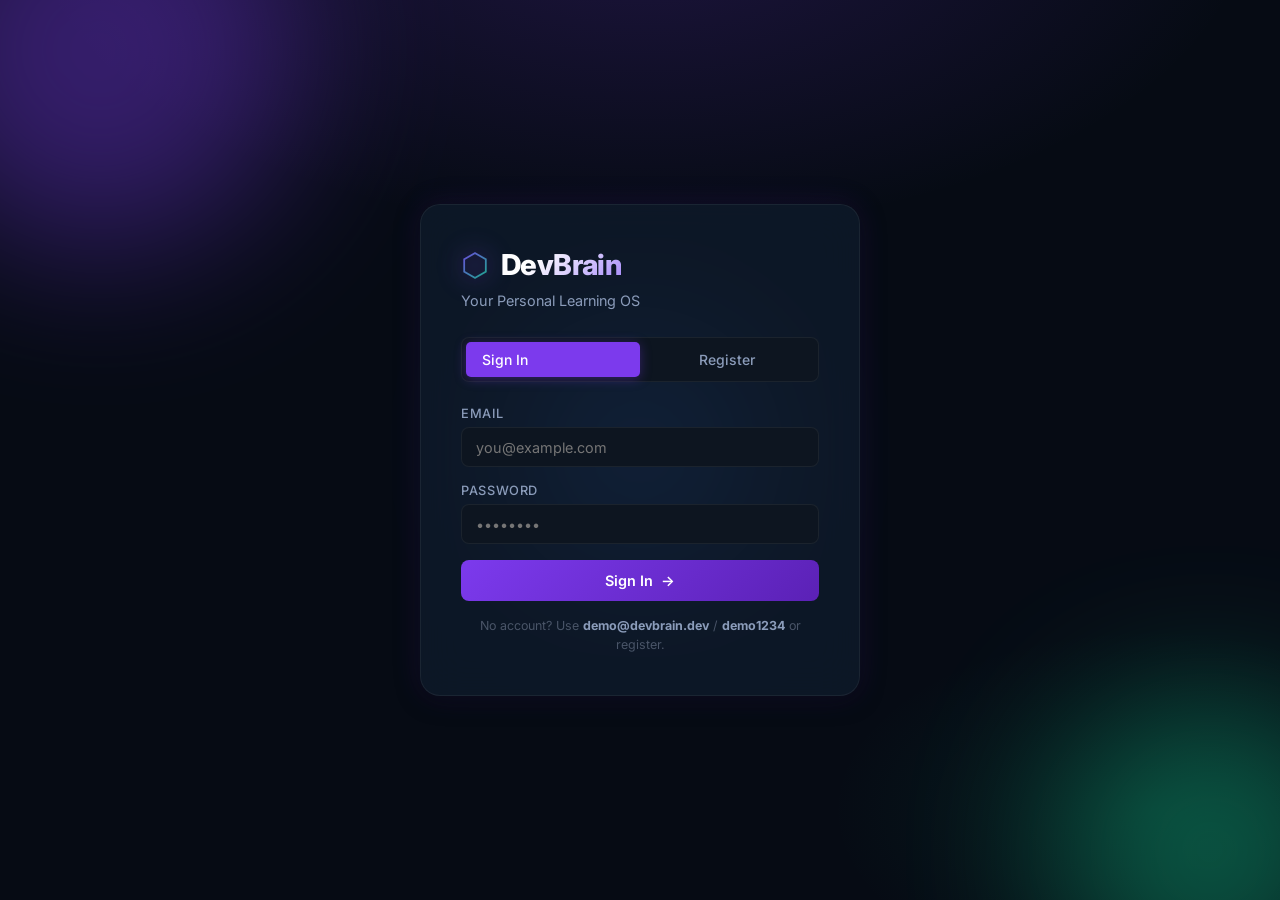
<file: frontend/index.html>
<!DOCTYPE html>
<html lang="en">

<head>
  <meta charset="UTF-8" />
  <meta name="viewport" content="width=device-width, initial-scale=1.0" />
  <title>DevBrain — Personal Learning OS for Developers</title>
  <meta name="description"
    content="DevBrain is your personal learning operating system. Automatically track everything you learn across GitHub, YouTube, blogs and docs — and turn it into a real skill graph." />
  <link rel="preconnect" href="https://fonts.googleapis.com" />
  <link rel="preconnect" href="https://fonts.gstatic.com" crossorigin />
  <link
    href="https://fonts.googleapis.com/css2?family=Inter:wght@300;400;500;600;700;800;900&family=JetBrains+Mono:wght@400;500&display=swap"
    rel="stylesheet" />
  <link rel="stylesheet" href="dashboard.css" />
</head>

<body>
  <!-- Auth Screen -->
  <div id="auth-screen" class="auth-screen">
    <div class="auth-bg">
      <div class="auth-orb auth-orb-1"></div>
      <div class="auth-orb auth-orb-2"></div>
      <div class="auth-orb auth-orb-3"></div>
    </div>
    <div class="auth-container">
      <div class="auth-logo">
        <span class="logo-icon">⬡</span>
        <span class="logo-text">DevBrain</span>
      </div>
      <p class="auth-tagline">Your Personal Learning OS</p>
      <div class="auth-tabs">
        <button class="auth-tab active" id="tab-login" onclick="switchTab('login')">Sign In</button>
        <button class="auth-tab" id="tab-register" onclick="switchTab('register')">Register</button>
      </div>

      <!-- Login Form -->
      <form id="login-form" class="auth-form" onsubmit="handleLogin(event)">
        <div class="form-group">
          <label>Email</label>
          <input type="email" id="login-email" placeholder="you@example.com" required autocomplete="email" />
        </div>
        <div class="form-group">
          <label>Password</label>
          <input type="password" id="login-password" placeholder="••••••••" required autocomplete="current-password" />
        </div>
        <div id="login-error" class="form-error hidden"></div>
        <button type="submit" class="btn-primary btn-full" id="login-btn">
          <span>Sign In</span>
          <span class="btn-arrow">→</span>
        </button>
        <p class="auth-demo-hint">
          No account? Use <strong>demo@devbrain.dev</strong> / <strong>demo1234</strong> or register.
        </p>
      </form>

      <!-- Register Form -->
      <form id="register-form" class="auth-form hidden" onsubmit="handleRegister(event)">
        <div class="form-row">
          <div class="form-group">
            <label>Username</label>
            <input type="text" id="reg-username" placeholder="johndoe" required minlength="3" />
          </div>
          <div class="form-group">
            <label>Full Name</label>
            <input type="text" id="reg-fullname" placeholder="John Doe" />
          </div>
        </div>
        <div class="form-group">
          <label>Email</label>
          <input type="email" id="reg-email" placeholder="you@example.com" required />
        </div>
        <div class="form-group">
          <label>Password</label>
          <input type="password" id="reg-password" placeholder="min. 8 characters" required minlength="8" />
        </div>
        <div id="reg-error" class="form-error hidden"></div>
        <button type="submit" class="btn-primary btn-full" id="reg-btn">
          <span>Create Account</span>
          <span class="btn-arrow">→</span>
        </button>
      </form>
    </div>
  </div>

  <!-- Dashboard -->
  <div id="dashboard" class="dashboard hidden">
    <!-- Sidebar -->
    <aside class="sidebar" id="sidebar">
      <div class="sidebar-logo">
        <span class="logo-icon">⬡</span>
        <span class="logo-text sidebar-logo-text">DevBrain</span>
      </div>

      <nav class="sidebar-nav">
        <a href="#" class="nav-item active" id="nav-overview" onclick="showSection('overview', this)">
          <span class="nav-icon">⊹</span>
          <span class="nav-label">Overview</span>
        </a>
        <a href="#" class="nav-item" id="nav-skills" onclick="showSection('skills', this)">
          <span class="nav-icon">◈</span>
          <span class="nav-label">Skills</span>
        </a>
        <a href="#" class="nav-item" id="nav-events" onclick="showSection('events', this)">
          <span class="nav-icon">◎</span>
          <span class="nav-label">Events</span>
        </a>
        <a href="#" class="nav-item" id="nav-recommendations" onclick="showSection('recommendations', this)">
          <span class="nav-icon">◇</span>
          <span class="nav-label">Recommended</span>
        </a>
        <a href="#" class="nav-item" id="nav-ingest" onclick="showSection('ingest', this)">
          <span class="nav-icon">⊕</span>
          <span class="nav-label">Add Learning</span>
        </a>
      </nav>

      <div class="sidebar-footer">
        <div class="sidebar-user">
          <div class="user-avatar" id="sidebar-avatar">JS</div>
          <div class="user-info">
            <div class="user-name" id="sidebar-username">Loading…</div>
            <div class="user-role">Developer</div>
          </div>
        </div>
        <button class="logout-btn" onclick="logout()" title="Logout">⎋</button>
      </div>
    </aside>

    <!-- Main Content -->
    <main class="main-content">
      <!-- Header -->
      <header class="top-header">
        <div class="header-left">
          <h1 class="page-title" id="page-title">Overview</h1>
          <span class="page-subtitle" id="page-subtitle">Your learning at a glance</span>
        </div>
        <div class="header-right">
          <div class="header-streak" id="header-streak">
            <span class="streak-icon">🔥</span>
            <span id="streak-count">0</span>
            <span class="streak-label">day streak</span>
          </div>
          <div class="header-score" id="header-score">
            <span class="score-value" id="overall-score-header">0</span>
            <span class="score-label">skill score</span>
          </div>
          <button class="refresh-btn" onclick="loadAllData()" title="Refresh">↻</button>
        </div>
      </header>

      <!-- ─── Section: Overview ───────────────────────────────── -->
      <section id="section-overview" class="section active">
        <!-- Stat Cards -->
        <div class="stats-grid">
          <div class="stat-card glass" id="stat-total">
            <div class="stat-icon stat-icon-blue">◎</div>
            <div class="stat-body">
              <div class="stat-value" id="stat-events">0</div>
              <div class="stat-label">Total Events</div>
            </div>
            <div class="stat-trend up" id="stat-week">+0 this week</div>
          </div>
          <div class="stat-card glass" id="stat-domains">
            <div class="stat-icon stat-icon-purple">◈</div>
            <div class="stat-body">
              <div class="stat-value" id="stat-active-domains">0</div>
              <div class="stat-label">Active Domains</div>
            </div>
            <div class="stat-trend" id="stat-top-tech">—</div>
          </div>
          <div class="stat-card glass" id="stat-score-card">
            <div class="stat-icon stat-icon-green">⬡</div>
            <div class="stat-body">
              <div class="stat-value" id="stat-overall-score">0</div>
              <div class="stat-label">Overall Score</div>
            </div>
            <div class="stat-trend" id="stat-level">Novice</div>
          </div>
          <div class="stat-card glass" id="stat-sources-card">
            <div class="stat-icon stat-icon-orange">⊹</div>
            <div class="stat-body">
              <div class="stat-value" id="stat-sources">0</div>
              <div class="stat-label">Data Sources</div>
            </div>
            <div class="stat-trend" id="stat-sources-list">Connect sources</div>
          </div>
        </div>

        <!-- Activity Chart + Top Skills -->
        <div class="two-col-grid">
          <div class="glass-card">
            <div class="card-header">
              <h2 class="card-title">Learning Activity</h2>
              <span class="card-subtitle">Last 30 days</span>
            </div>
            <div class="activity-chart" id="activity-chart">
              <div class="chart-empty">No activity yet — start adding learning events!</div>
            </div>
          </div>

          <div class="glass-card">
            <div class="card-header">
              <h2 class="card-title">Top Skills</h2>
              <a href="#" onclick="showSection('skills', document.getElementById('nav-skills'))" class="card-link">View
                all →</a>
            </div>
            <div class="top-skills-list" id="top-skills-list">
              <div class="empty-state">No skills tracked yet</div>
            </div>
          </div>
        </div>

        <!-- Recent Events -->
        <div class="glass-card">
          <div class="card-header">
            <h2 class="card-title">Recent Learning Events</h2>
            <a href="#" onclick="showSection('events', document.getElementById('nav-events'))" class="card-link">See all
              →</a>
          </div>
          <div class="recent-events-list" id="recent-events-list">
            <div class="empty-state">No events yet — add your first learning event!</div>
          </div>
        </div>
      </section>

      <!-- ─── Section: Skills ────────────────────────────────── -->
      <section id="section-skills" class="section hidden">
        <div class="glass-card" style="margin-bottom: 1.5rem;">
          <div class="card-header">
            <h2 class="card-title">Skill Graph</h2>
            <span class="card-subtitle" id="skills-subtitle">Loading…</span>
          </div>
          <div id="skill-graph-container" class="skill-graph-container">
            <div class="empty-state">No skills tracked yet. Start adding learning events!</div>
          </div>
        </div>

        <!-- Skill Gaps -->
        <div class="glass-card">
          <div class="card-header">
            <h2 class="card-title">Gap Analysis</h2>
            <span class="card-subtitle">Areas to improve</span>
          </div>
          <div id="gaps-container" class="gaps-container">
            <div class="empty-state">No gaps identified yet</div>
          </div>
        </div>
      </section>

      <!-- ─── Section: Events ────────────────────────────────── -->
      <section id="section-events" class="section hidden">
        <div class="glass-card">
          <div class="card-header">
            <h2 class="card-title">All Knowledge Events</h2>
            <button class="btn-secondary" onclick="showSection('ingest', document.getElementById('nav-ingest'))">+ Add
              Event</button>
          </div>
          <div id="events-table-container">
            <div class="empty-state">No events yet</div>
          </div>
        </div>
      </section>

      <!-- ─── Section: Recommendations ──────────────────────── -->
      <section id="section-recommendations" class="section hidden">
        <div class="recs-grid" id="recs-container">
          <div class="empty-state">Loading recommendations…</div>
        </div>
      </section>

      <!-- ─── Section: Add Learning Event ──────────────────── -->
      <section id="section-ingest" class="section hidden">
        <div class="glass-card ingest-card">
          <div class="card-header">
            <h2 class="card-title">Log a Learning Event</h2>
            <span class="card-subtitle">Tell DevBrain what you learned</span>
          </div>
          <form id="ingest-form" onsubmit="handleIngest(event)" class="ingest-form">
            <div class="form-row">
              <div class="form-group">
                <label>Topic <span class="required">*</span></label>
                <input type="text" id="ingest-topic" placeholder="e.g. React Hooks" required />
              </div>
              <div class="form-group">
                <label>Technology</label>
                <input type="text" id="ingest-technology" placeholder="e.g. React" list="tech-suggestions" />
                <datalist id="tech-suggestions">
                  <option value="React" />
                  <option value="TypeScript" />
                  <option value="Python" />
                  <option value="FastAPI" />
                  <option value="Django" />
                  <option value="Node.js" />
                  <option value="PostgreSQL" />
                  <option value="Docker" />
                  <option value="Kubernetes" />
                  <option value="PyTorch" />
                  <option value="TensorFlow" />
                  <option value="SQL" />
                  <option value="Next.js" />
                  <option value="Vue" />
                  <option value="Go" />
                </datalist>
              </div>
            </div>
            <div class="form-row">
              <div class="form-group">
                <label>Domain <span class="required">*</span></label>
                <select id="ingest-domain" required>
                  <option value="">Select domain…</option>
                  <option value="Frontend">Frontend</option>
                  <option value="Backend">Backend</option>
                  <option value="DevOps">DevOps</option>
                  <option value="Data">Data Engineering</option>
                  <option value="AI/ML">AI / ML</option>
                  <option value="Mobile">Mobile</option>
                  <option value="Security">Security</option>
                  <option value="System Design">System Design</option>
                </select>
              </div>
              <div class="form-group">
                <label>Concept / Sub-topic</label>
                <input type="text" id="ingest-concept" placeholder="e.g. useEffect cleanup" />
              </div>
            </div>
            <div class="form-row">
              <div class="form-group">
                <label>Source</label>
                <select id="ingest-source">
                  <option value="manual">Manual Entry</option>
                  <option value="browser">Browser / Article</option>
                  <option value="youtube">YouTube</option>
                  <option value="github">GitHub</option>
                  <option value="notes">Notes</option>
                </select>
              </div>
              <div class="form-group">
                <label>Depth</label>
                <select id="ingest-depth">
                  <option value="beginner">Beginner</option>
                  <option value="intermediate">Intermediate</option>
                  <option value="advanced">Advanced</option>
                </select>
              </div>
            </div>
            <div class="form-row">
              <div class="form-group">
                <label>Source URL (optional)</label>
                <input type="url" id="ingest-url" placeholder="https://..." />
              </div>
              <div class="form-group">
                <label>Confidence <span id="confidence-label">50%</span></label>
                <input type="range" id="ingest-confidence" min="0" max="100" value="50"
                  oninput="document.getElementById('confidence-label').textContent = this.value + '%'" />
              </div>
            </div>
            <div id="ingest-success" class="form-success hidden">✓ Event logged and skill graph updated!</div>
            <div id="ingest-error" class="form-error hidden"></div>
            <button type="submit" class="btn-primary" id="ingest-btn">
              <span>Log Learning Event</span>
              <span class="btn-arrow">→</span>
            </button>
          </form>
        </div>

        <!-- Quick Bulk Add -->
        <div class="glass-card" style="margin-top: 1.5rem;">
          <div class="card-header">
            <h2 class="card-title">Quick Add — Common Technologies</h2>
            <span class="card-subtitle">Click to log a learning session</span>
          </div>
          <div class="quick-add-grid" id="quick-add-grid">
            <!-- Populated by JS -->
          </div>
        </div>
      </section>
    </main>

    <!-- DevBrain AI Chatbot Widget -->
    <div id="chatbot-widget" class="chatbot-widget collapsed">
      <div class="chatbot-header" onclick="toggleChatbot()">
        <span>DevBrain AI</span>
        <span class="chatbot-toggle-icon">💬</span>
      </div>
      <div class="chatbot-body" id="chatbot-messages">
        <div class="chat-message ai-message">
          Hi! I'm DevBrain AI. I have full access to your Snowflake learning data. Ask me anything about your progress!
        </div>
      </div>
      <div class="chatbot-input">
        <input type="text" id="chat-input" placeholder="Ask about your skills..." onkeypress="handleChatEnter(event)" />
        <button onclick="sendChatMessage()">Send</button>
      </div>
    </div>
  </div>

  <script src="dashboard.js"></script>
</body>

</html>
</file>
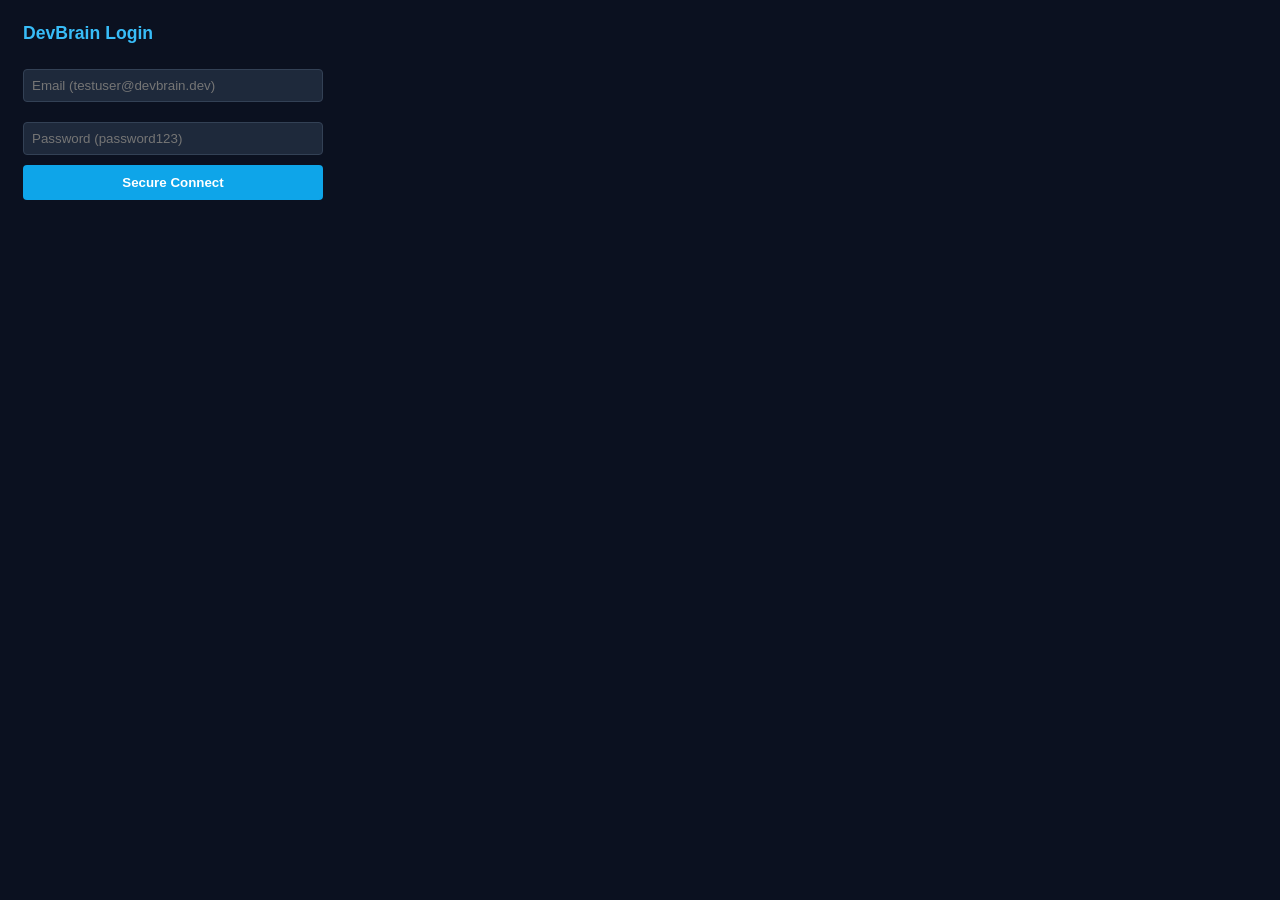
<file: extension/popup.html>
<!DOCTYPE html>
<html>

<head>
    <style>
        body {
            width: 300px;
            padding: 15px;
            font-family: 'Segoe UI', sans-serif;
            background: #0b1120;
            color: white;
        }

        h2 {
            font-size: 1.1rem;
            margin-top: 0;
            color: #38bdf8;
        }

        input {
            width: 100%;
            padding: 8px;
            margin: 10px 0;
            background: #1e293b;
            border: 1px solid #334155;
            color: white;
            border-radius: 4px;
            box-sizing: border-box;
        }

        button {
            width: 100%;
            padding: 10px;
            background: #0ea5e9;
            border: none;
            color: white;
            border-radius: 4px;
            cursor: pointer;
            font-weight: bold;
        }

        button:hover {
            background: #0284c7;
        }

        .status {
            font-size: 0.8rem;
            margin-top: 10px;
            text-align: center;
        }

        #logout-view {
            display: none;
        }
    </style>
</head>

<body>
    <div id="login-view">
        <h2>DevBrain Login</h2>
        <input type="email" id="email" placeholder="Email (testuser@devbrain.dev)">
        <input type="password" id="pass" placeholder="Password (password123)">
        <button id="login-btn">Secure Connect</button>
    </div>

    <div id="logout-view">
        <h2>DevBrain Active ⬡</h2>
        <p style="font-size: 0.9rem; color: #94a3b8;">Capturing learning events...</p>
        <button id="logout-btn" style="background: #ef4444;">Disconnect</button>
    </div>

    <div id="status" class="status"></div>
    <script src="popup.js"></script>
</body>

</html>
</file>
<file: frontend/dashboard.css>
/* ════════════════════════════════════════════════════════════
   DevBrain Dashboard — Premium Dark UI
   ════════════════════════════════════════════════════════════ */

/* ── Tokens ─────────────────────────────────────────────── */
:root {
  --bg-base: #060b14;
  --bg-surface: #0d1520;
  --bg-elevated: #111d2e;
  --bg-glass: rgba(17, 29, 46, 0.7);
  --bg-glass-lite: rgba(255, 255, 255, 0.03);

  --purple: #7c3aed;
  --purple-light: #a78bfa;
  --purple-muted: rgba(124, 58, 237, 0.15);
  --teal: #10b981;
  --teal-muted: rgba(16, 185, 129, 0.15);
  --blue: #3b82f6;
  --blue-muted: rgba(59, 130, 246, 0.15);
  --orange: #f59e0b;
  --orange-muted: rgba(245, 158, 11, 0.15);
  --red: #ef4444;
  --red-muted: rgba(239, 68, 68, 0.15);

  --text-primary: #f0f6ff;
  --text-secondary: #8b9cba;
  --text-muted: #4a5568;
  --border: rgba(255, 255, 255, 0.06);
  --border-bright: rgba(124, 58, 237, 0.4);

  --sidebar-w: 240px;
  --header-h: 70px;
  --radius-sm: 8px;
  --radius-md: 14px;
  --radius-lg: 20px;

  --shadow-card: 0 4px 24px rgba(0, 0, 0, 0.4);
  --shadow-glow: 0 0 30px rgba(124, 58, 237, 0.15);
  --transition: all 0.25s cubic-bezier(0.4, 0, 0.2, 1);
}

*,
*::before,
*::after {
  box-sizing: border-box;
  margin: 0;
  padding: 0;
}

html {
  scroll-behavior: smooth;
}

body {
  font-family: 'Inter', system-ui, sans-serif;
  background: var(--bg-base);
  color: var(--text-primary);
  min-height: 100vh;
  overflow-x: hidden;
  -webkit-font-smoothing: antialiased;
}

/* ── Utility ────────────────────────────────────────────── */
.hidden {
  display: none !important;
}

.active {
  display: flex;
}

/* ── Auth Screen ─────────────────────────────────────────── */
.auth-screen {
  min-height: 100vh;
  display: flex;
  align-items: center;
  justify-content: center;
  position: relative;
  overflow: hidden;
}

.auth-bg {
  position: absolute;
  inset: 0;
  background: radial-gradient(ellipse 80% 60% at 50% -10%, rgba(124, 58, 237, 0.2) 0%, transparent 60%),
    radial-gradient(ellipse 50% 40% at 90% 90%, rgba(16, 185, 129, 0.1) 0%, transparent 50%);
}

.auth-orb {
  position: absolute;
  border-radius: 50%;
  filter: blur(80px);
  opacity: 0.4;
  animation: float 8s ease-in-out infinite;
}

.auth-orb-1 {
  width: 400px;
  height: 400px;
  background: var(--purple);
  top: -150px;
  left: -100px;
  animation-delay: 0s;
}

.auth-orb-2 {
  width: 300px;
  height: 300px;
  background: var(--teal);
  bottom: -100px;
  right: -80px;
  animation-delay: -3s;
}

.auth-orb-3 {
  width: 200px;
  height: 200px;
  background: var(--blue);
  top: 50%;
  left: 50%;
  transform: translate(-50%, -50%);
  animation-delay: -6s;
}

@keyframes float {

  0%,
  100% {
    transform: translateY(0) scale(1);
  }

  50% {
    transform: translateY(-20px) scale(1.05);
  }
}

.auth-container {
  background: var(--bg-glass);
  backdrop-filter: blur(20px);
  -webkit-backdrop-filter: blur(20px);
  border: 1px solid var(--border);
  border-radius: var(--radius-lg);
  padding: 2.5rem;
  width: 100%;
  max-width: 440px;
  position: relative;
  z-index: 1;
  box-shadow: var(--shadow-card), var(--shadow-glow);
}

.auth-logo {
  display: flex;
  align-items: center;
  gap: 0.75rem;
  margin-bottom: 0.5rem;
}

.logo-icon {
  font-size: 2rem;
  background: linear-gradient(135deg, var(--purple), var(--teal));
  -webkit-background-clip: text;
  -webkit-text-fill-color: transparent;
  background-clip: text;
  filter: drop-shadow(0 0 12px var(--purple));
}

.logo-text {
  font-size: 1.8rem;
  font-weight: 800;
  letter-spacing: -0.02em;
  background: linear-gradient(135deg, #fff 30%, var(--purple-light));
  -webkit-background-clip: text;
  -webkit-text-fill-color: transparent;
  background-clip: text;
}

.auth-tagline {
  color: var(--text-secondary);
  font-size: 0.9rem;
  margin-bottom: 1.75rem;
}

.auth-tabs {
  display: flex;
  background: var(--bg-surface);
  border-radius: var(--radius-sm);
  padding: 4px;
  margin-bottom: 1.5rem;
  border: 1px solid var(--border);
}

.auth-tab {
  flex: 1;
  padding: 0.55rem 1rem;
  border: none;
  background: transparent;
  color: var(--text-secondary);
  font-family: inherit;
  font-size: 0.875rem;
  font-weight: 500;
  border-radius: 5px;
  cursor: pointer;
  transition: var(--transition);
}

.auth-tab.active {
  background: var(--purple);
  color: #fff;
  box-shadow: 0 2px 12px rgba(124, 58, 237, 0.35);
}

.auth-form {
  display: flex;
  flex-direction: column;
  gap: 1rem;
}

.form-row {
  display: grid;
  grid-template-columns: 1fr 1fr;
  gap: 0.75rem;
}

.form-group {
  display: flex;
  flex-direction: column;
  gap: 0.4rem;
}

.form-group label {
  font-size: 0.8rem;
  font-weight: 500;
  color: var(--text-secondary);
  text-transform: uppercase;
  letter-spacing: 0.05em;
}

.form-group input,
.form-group select,
.ingest-form input,
.ingest-form select {
  background: var(--bg-surface);
  border: 1px solid var(--border);
  border-radius: var(--radius-sm);
  padding: 0.65rem 0.9rem;
  color: var(--text-primary);
  font-family: inherit;
  font-size: 0.9rem;
  transition: var(--transition);
  outline: none;
  width: 100%;
}

.form-group input:focus,
.form-group select:focus,
.ingest-form input:focus,
.ingest-form select:focus {
  border-color: var(--purple);
  background: var(--bg-elevated);
  box-shadow: 0 0 0 3px var(--purple-muted);
}

.form-group input[type="range"] {
  padding: 0.3rem 0;
  cursor: pointer;
  accent-color: var(--purple);
}

.required {
  color: var(--purple-light);
}

.form-error {
  background: var(--red-muted);
  border: 1px solid var(--red);
  border-radius: var(--radius-sm);
  padding: 0.6rem 0.9rem;
  color: #fca5a5;
  font-size: 0.85rem;
}

.form-success {
  background: var(--teal-muted);
  border: 1px solid var(--teal);
  border-radius: var(--radius-sm);
  padding: 0.6rem 0.9rem;
  color: #6ee7b7;
  font-size: 0.85rem;
}

.btn-primary {
  display: inline-flex;
  align-items: center;
  justify-content: center;
  gap: 0.5rem;
  background: linear-gradient(135deg, var(--purple), #5b21b6);
  color: #fff;
  border: none;
  border-radius: var(--radius-sm);
  padding: 0.75rem 1.5rem;
  font-family: inherit;
  font-size: 0.9rem;
  font-weight: 600;
  cursor: pointer;
  transition: var(--transition);
  position: relative;
  overflow: hidden;
}

.btn-primary::after {
  content: '';
  position: absolute;
  inset: 0;
  background: linear-gradient(135deg, rgba(255, 255, 255, 0.1), transparent);
  opacity: 0;
  transition: opacity 0.2s;
}

.btn-primary:hover {
  transform: translateY(-1px);
  box-shadow: 0 8px 24px rgba(124, 58, 237, 0.4);
}

.btn-primary:hover::after {
  opacity: 1;
}

.btn-primary:active {
  transform: translateY(0);
}

.btn-primary:disabled {
  opacity: 0.6;
  cursor: not-allowed;
  transform: none;
}

.btn-secondary {
  display: inline-flex;
  align-items: center;
  gap: 0.4rem;
  background: var(--bg-elevated);
  color: var(--text-secondary);
  border: 1px solid var(--border);
  border-radius: var(--radius-sm);
  padding: 0.5rem 1rem;
  font-family: inherit;
  font-size: 0.85rem;
  font-weight: 500;
  cursor: pointer;
  transition: var(--transition);
}

.btn-secondary:hover {
  border-color: var(--purple);
  color: var(--purple-light);
}

.btn-full {
  width: 100%;
}

.btn-arrow {
  transition: transform 0.2s;
}

.btn-primary:hover .btn-arrow {
  transform: translateX(4px);
}

.auth-demo-hint {
  text-align: center;
  font-size: 0.78rem;
  color: var(--text-muted);
  line-height: 1.5;
}

.auth-demo-hint strong {
  color: var(--text-secondary);
}

/* ── Dashboard Layout ─────────────────────────────────────── */
.dashboard {
  display: none;
  min-height: 100vh;
}

.dashboard.active {
  display: grid;
  grid-template-columns: var(--sidebar-w) 1fr;
  height: 100vh;
  overflow: hidden;
}

/* ── Sidebar ─────────────────────────────────────────────── */
.sidebar {
  width: var(--sidebar-w);
  height: 100vh;
  background: var(--bg-surface);
  border-right: 1px solid var(--border);
  display: flex;
  flex-direction: column;
  padding: 1.5rem 1rem;
  gap: 0.5rem;
  position: sticky;
  top: 0;
  z-index: 100;
}

.sidebar-logo {
  display: flex;
  align-items: center;
  gap: 0.6rem;
  padding: 0 0.5rem 1rem;
  border-bottom: 1px solid var(--border);
  margin-bottom: 0.5rem;
}

.sidebar-logo .logo-icon {
  font-size: 1.4rem;
}

.sidebar-logo-text {
  font-size: 1.2rem;
  font-weight: 800;
  letter-spacing: -0.02em;
}

.sidebar-nav {
  display: flex;
  flex-direction: column;
  gap: 0.25rem;
  flex: 1;
}

.nav-item {
  display: flex;
  align-items: center;
  gap: 0.75rem;
  padding: 0.65rem 0.75rem;
  border-radius: var(--radius-sm);
  color: var(--text-secondary);
  text-decoration: none;
  font-size: 0.875rem;
  font-weight: 500;
  transition: var(--transition);
  cursor: pointer;
}

.nav-item:hover {
  background: var(--bg-glass-lite);
  color: var(--text-primary);
}

.nav-item.active {
  background: var(--purple-muted);
  color: var(--purple-light);
  border: 1px solid var(--border-bright);
}

.nav-icon {
  font-size: 1rem;
  width: 20px;
  text-align: center;
  flex-shrink: 0;
}

.sidebar-footer {
  display: flex;
  align-items: center;
  gap: 0.75rem;
  padding-top: 1rem;
  border-top: 1px solid var(--border);
}

.sidebar-user {
  display: flex;
  align-items: center;
  gap: 0.6rem;
  flex: 1;
  overflow: hidden;
}

.user-avatar {
  width: 34px;
  height: 34px;
  border-radius: 50%;
  background: linear-gradient(135deg, var(--purple), var(--teal));
  display: flex;
  align-items: center;
  justify-content: center;
  font-size: 0.75rem;
  font-weight: 700;
  flex-shrink: 0;
}

.user-info {
  overflow: hidden;
}

.user-name {
  font-size: 0.8rem;
  font-weight: 600;
  white-space: nowrap;
  overflow: hidden;
  text-overflow: ellipsis;
}

.user-role {
  font-size: 0.7rem;
  color: var(--text-muted);
}

.logout-btn {
  background: transparent;
  border: 1px solid var(--border);
  border-radius: 6px;
  color: var(--text-muted);
  padding: 0.3rem 0.5rem;
  font-size: 1rem;
  cursor: pointer;
  transition: var(--transition);
  flex-shrink: 0;
}

.logout-btn:hover {
  border-color: var(--red);
  color: var(--red);
}

/* ── Main Content ─────────────────────────────────────────── */
.main-content {
  overflow-y: auto;
  height: 100vh;
  display: flex;
  flex-direction: column;
}

/* ── Top Header ──────────────────────────────────────────── */
.top-header {
  position: sticky;
  top: 0;
  z-index: 50;
  display: flex;
  align-items: center;
  justify-content: space-between;
  padding: 0 2rem;
  height: var(--header-h);
  background: rgba(6, 11, 20, 0.8);
  backdrop-filter: blur(12px);
  -webkit-backdrop-filter: blur(12px);
  border-bottom: 1px solid var(--border);
}

.header-left {
  display: flex;
  flex-direction: column;
}

.page-title {
  font-size: 1.3rem;
  font-weight: 700;
  letter-spacing: -0.02em;
}

.page-subtitle {
  font-size: 0.78rem;
  color: var(--text-muted);
}

.header-right {
  display: flex;
  align-items: center;
  gap: 1rem;
}

.header-streak,
.header-score {
  display: flex;
  align-items: center;
  gap: 0.4rem;
  background: var(--bg-surface);
  border: 1px solid var(--border);
  border-radius: 999px;
  padding: 0.3rem 0.85rem;
  font-size: 0.82rem;
}

.streak-icon {
  font-size: 0.9rem;
}

.streak-label,
.score-label {
  color: var(--text-muted);
  font-size: 0.75rem;
}

.score-value {
  font-weight: 700;
  color: var(--teal);
  font-size: 1rem;
}

.refresh-btn {
  background: transparent;
  border: 1px solid var(--border);
  border-radius: 8px;
  color: var(--text-secondary);
  padding: 0.4rem 0.6rem;
  font-size: 1.1rem;
  cursor: pointer;
  transition: var(--transition);
}

.refresh-btn:hover {
  border-color: var(--purple);
  color: var(--purple-light);
  transform: rotate(180deg);
}

/* ── Sections ─────────────────────────────────────────────── */
.section {
  padding: 2rem;
  display: flex;
  flex-direction: column;
  gap: 1.5rem;
  animation: fadeIn 0.3s ease;
}

.section.hidden {
  display: none !important;
}

.section.active {
  display: flex;
}

@keyframes fadeIn {
  from {
    opacity: 0;
    transform: translateY(8px);
  }

  to {
    opacity: 1;
    transform: translateY(0);
  }
}

/* ── Glass Card ──────────────────────────────────────────── */
.glass-card {
  background: var(--bg-glass);
  backdrop-filter: blur(12px);
  -webkit-backdrop-filter: blur(12px);
  border: 1px solid var(--border);
  border-radius: var(--radius-md);
  padding: 1.5rem;
  box-shadow: var(--shadow-card);
  transition: var(--transition);
}

.glass-card:hover {
  border-color: rgba(255, 255, 255, 0.1);
}

.card-header {
  display: flex;
  align-items: center;
  justify-content: space-between;
  margin-bottom: 1.25rem;
}

.card-title {
  font-size: 1rem;
  font-weight: 700;
  letter-spacing: -0.01em;
}

.card-subtitle {
  font-size: 0.78rem;
  color: var(--text-muted);
}

.card-link {
  font-size: 0.78rem;
  color: var(--purple-light);
  text-decoration: none;
  transition: var(--transition);
}

.card-link:hover {
  color: #fff;
}

/* ── Stats Grid ──────────────────────────────────────────── */
.stats-grid {
  display: grid;
  grid-template-columns: repeat(4, 1fr);
  gap: 1rem;
}

.stat-card {
  background: var(--bg-glass);
  border: 1px solid var(--border);
  border-radius: var(--radius-md);
  padding: 1.25rem;
  display: flex;
  align-items: flex-start;
  gap: 1rem;
  box-shadow: var(--shadow-card);
  transition: var(--transition);
  position: relative;
  overflow: hidden;
}

.stat-card::before {
  content: '';
  position: absolute;
  top: 0;
  left: 0;
  right: 0;
  height: 2px;
  border-radius: var(--radius-md) var(--radius-md) 0 0;
}

#stat-total::before {
  background: linear-gradient(90deg, var(--blue), transparent);
}

#stat-domains::before {
  background: linear-gradient(90deg, var(--purple), transparent);
}

#stat-score-card::before {
  background: linear-gradient(90deg, var(--teal), transparent);
}

#stat-sources-card::before {
  background: linear-gradient(90deg, var(--orange), transparent);
}

.stat-card:hover {
  transform: translateY(-2px);
  border-color: rgba(255, 255, 255, 0.1);
}

.stat-icon {
  width: 40px;
  height: 40px;
  border-radius: var(--radius-sm);
  display: flex;
  align-items: center;
  justify-content: center;
  font-size: 1rem;
  flex-shrink: 0;
}

.stat-icon-blue {
  background: var(--blue-muted);
  color: var(--blue);
}

.stat-icon-purple {
  background: var(--purple-muted);
  color: var(--purple-light);
}

.stat-icon-green {
  background: var(--teal-muted);
  color: var(--teal);
}

.stat-icon-orange {
  background: var(--orange-muted);
  color: var(--orange);
}

.stat-body {
  flex: 1;
}

.stat-value {
  font-size: 1.8rem;
  font-weight: 800;
  letter-spacing: -0.03em;
  line-height: 1;
}

.stat-label {
  font-size: 0.75rem;
  color: var(--text-muted);
  margin-top: 0.25rem;
  font-weight: 500;
  text-transform: uppercase;
  letter-spacing: 0.05em;
}

.stat-trend {
  position: absolute;
  bottom: 0.8rem;
  right: 1rem;
  font-size: 0.72rem;
  color: var(--text-muted);
}

.stat-trend.up {
  color: var(--teal);
}

/* ── Two Column Grid ─────────────────────────────────────── */
.two-col-grid {
  display: grid;
  grid-template-columns: 1fr 1fr;
  gap: 1.5rem;
}

/* ── Activity Chart ──────────────────────────────────────── */
.activity-chart {
  height: 140px;
  display: flex;
  align-items: flex-end;
  gap: 4px;
  padding-top: 1rem;
}

.chart-bar {
  flex: 1;
  border-radius: 4px 4px 0 0;
  background: linear-gradient(180deg, var(--purple), var(--blue));
  min-height: 4px;
  transition: var(--transition);
  cursor: pointer;
  position: relative;
}

.chart-bar:hover {
  background: linear-gradient(180deg, var(--purple-light), var(--teal));
  filter: brightness(1.2);
}

.chart-bar[title]:hover::after {
  content: attr(title);
  position: absolute;
  top: -30px;
  left: 50%;
  transform: translateX(-50%);
  background: var(--bg-elevated);
  border: 1px solid var(--border);
  border-radius: 4px;
  padding: 2px 8px;
  font-size: 0.7rem;
  white-space: nowrap;
  z-index: 10;
  color: var(--text-primary);
}

.chart-empty {
  width: 100%;
  display: flex;
  align-items: center;
  justify-content: center;
  color: var(--text-muted);
  font-size: 0.85rem;
}

/* ── Top Skills List ─────────────────────────────────────── */
.top-skills-list {
  display: flex;
  flex-direction: column;
  gap: 0.75rem;
}

.skill-row {
  display: flex;
  align-items: center;
  gap: 0.75rem;
}

.skill-tech {
  width: 90px;
  font-size: 0.82rem;
  font-weight: 600;
  color: var(--text-primary);
  flex-shrink: 0;
  white-space: nowrap;
  overflow: hidden;
  text-overflow: ellipsis;
}

.skill-bar-bg {
  flex: 1;
  height: 6px;
  background: var(--bg-elevated);
  border-radius: 999px;
  overflow: hidden;
}

.skill-bar-fill {
  height: 100%;
  border-radius: 999px;
  background: linear-gradient(90deg, var(--purple), var(--teal));
  transition: width 0.8s cubic-bezier(0.4, 0, 0.2, 1);
}

.skill-score {
  width: 36px;
  text-align: right;
  font-size: 0.78rem;
  font-weight: 700;
  color: var(--teal);
  flex-shrink: 0;
}

.skill-level-badge {
  padding: 0.1rem 0.5rem;
  border-radius: 999px;
  font-size: 0.65rem;
  font-weight: 600;
  flex-shrink: 0;
}

/* ── Recent Events ──────────────────────────────────────── */
.recent-events-list {
  display: flex;
  flex-direction: column;
  gap: 0.5rem;
}

.event-row {
  display: flex;
  align-items: center;
  gap: 0.75rem;
  padding: 0.65rem 0.75rem;
  background: var(--bg-glass-lite);
  border: 1px solid var(--border);
  border-radius: var(--radius-sm);
  transition: var(--transition);
}

.event-row:hover {
  background: rgba(255, 255, 255, 0.04);
  border-color: rgba(255, 255, 255, 0.1);
}

.event-source-icon {
  width: 30px;
  height: 30px;
  border-radius: 6px;
  display: flex;
  align-items: center;
  justify-content: center;
  font-size: 0.75rem;
  flex-shrink: 0;
}

.event-topic {
  font-size: 0.85rem;
  font-weight: 600;
  flex: 1;
}

.event-domain {
  font-size: 0.72rem;
  color: var(--text-muted);
}

.event-tech-tag {
  background: var(--purple-muted);
  color: var(--purple-light);
  border-radius: 999px;
  padding: 0.15rem 0.6rem;
  font-size: 0.7rem;
  font-weight: 500;
}

/* ── Skill Graph ─────────────────────────────────────────── */
.skill-graph-container {
  display: flex;
  flex-direction: column;
  gap: 1.5rem;
}

.domain-block {}

.domain-header {
  display: flex;
  align-items: center;
  justify-content: space-between;
  margin-bottom: 0.75rem;
}

.domain-name {
  font-size: 0.85rem;
  font-weight: 700;
  text-transform: uppercase;
  letter-spacing: 0.08em;
  color: var(--text-secondary);
}

.domain-score-badge {
  font-size: 0.75rem;
  font-weight: 700;
  padding: 0.15rem 0.65rem;
  border-radius: 999px;
  background: var(--purple-muted);
  color: var(--purple-light);
  border: 1px solid var(--border-bright);
}

.techs-grid {
  display: grid;
  grid-template-columns: repeat(auto-fill, minmax(180px, 1fr));
  gap: 0.75rem;
}

.tech-card {
  background: var(--bg-elevated);
  border: 1px solid var(--border);
  border-radius: var(--radius-sm);
  padding: 0.9rem;
  transition: var(--transition);
}

.tech-card:hover {
  border-color: var(--border-bright);
  transform: translateY(-1px);
}

.tech-card-header {
  display: flex;
  align-items: center;
  justify-content: space-between;
  margin-bottom: 0.6rem;
}

.tech-card-name {
  font-size: 0.85rem;
  font-weight: 700;
}

.tech-card-score {
  font-size: 1rem;
  font-weight: 800;
  color: var(--teal);
}

.tech-card-bar {
  height: 4px;
  background: var(--bg-surface);
  border-radius: 999px;
  overflow: hidden;
  margin-bottom: 0.5rem;
}

.tech-card-bar-fill {
  height: 100%;
  border-radius: 999px;
  background: linear-gradient(90deg, var(--purple), var(--teal));
}

.tech-card-meta {
  display: flex;
  justify-content: space-between;
  align-items: center;
}

.tech-card-level {
  font-size: 0.68rem;
  color: var(--text-muted);
}

.tech-card-events {
  font-size: 0.68rem;
  color: var(--text-muted);
}

/* ── Gaps ────────────────────────────────────────────────── */
.gaps-container {
  display: flex;
  flex-direction: column;
  gap: 0.75rem;
}

.gap-row {
  display: flex;
  align-items: center;
  gap: 1rem;
  padding: 0.8rem 1rem;
  background: var(--bg-elevated);
  border: 1px solid var(--border);
  border-radius: var(--radius-sm);
  transition: var(--transition);
}

.gap-row:hover {
  border-color: rgba(255, 255, 255, 0.1);
}

.gap-priority {
  width: 8px;
  height: 8px;
  border-radius: 50%;
  flex-shrink: 0;
}

.gap-priority.high {
  background: var(--red);
  box-shadow: 0 0 6px var(--red);
}

.gap-priority.medium {
  background: var(--orange);
  box-shadow: 0 0 6px var(--orange);
}

.gap-priority.low {
  background: var(--teal);
  box-shadow: 0 0 6px var(--teal);
}

.gap-tech {
  font-size: 0.85rem;
  font-weight: 600;
  width: 100px;
  flex-shrink: 0;
}

.gap-domain {
  font-size: 0.75rem;
  color: var(--text-muted);
  flex: 1;
}

.gap-topics {
  display: flex;
  gap: 0.4rem;
  flex-wrap: wrap;
  flex: 2;
}

.gap-topic-tag {
  background: var(--bg-glass-lite);
  border: 1px solid var(--border);
  border-radius: 999px;
  padding: 0.1rem 0.5rem;
  font-size: 0.68rem;
  color: var(--text-secondary);
}

.gap-score {
  font-size: 0.8rem;
  font-weight: 700;
  color: var(--red);
  width: 40px;
  text-align: right;
}

/* ── Events Table ────────────────────────────────────────── */
.events-table {
  width: 100%;
  border-collapse: collapse;
}

.events-table th {
  text-align: left;
  font-size: 0.72rem;
  font-weight: 600;
  color: var(--text-muted);
  text-transform: uppercase;
  letter-spacing: 0.06em;
  padding: 0.6rem 0.75rem;
  border-bottom: 1px solid var(--border);
}

.events-table td {
  padding: 0.7rem 0.75rem;
  font-size: 0.83rem;
  border-bottom: 1px solid rgba(255, 255, 255, 0.03);
  vertical-align: middle;
}

.events-table tr:hover td {
  background: var(--bg-glass-lite);
}

/* ── Recommendations ─────────────────────────────────────── */
.recs-grid {
  padding: 2rem;
  display: flex;
  flex-direction: column;
  gap: 2rem;
  animation: fadeIn 0.3s ease;
}

.recs-section-title {
  font-size: 0.72rem;
  font-weight: 700;
  text-transform: uppercase;
  letter-spacing: 0.1em;
  color: var(--text-muted);
  margin-bottom: 0.75rem;
  display: flex;
  align-items: center;
  gap: 0.5rem;
}

.recs-section-title::before {
  content: '';
  display: inline-block;
  width: 20px;
  height: 2px;
  background: var(--purple);
}

.rec-cards {
  display: grid;
  grid-template-columns: repeat(auto-fill, minmax(280px, 1fr));
  gap: 1rem;
}

.rec-card {
  background: var(--bg-glass);
  border: 1px solid var(--border);
  border-radius: var(--radius-md);
  padding: 1.25rem;
  transition: var(--transition);
  display: flex;
  flex-direction: column;
  gap: 0.75rem;
  position: relative;
  overflow: hidden;
}

.rec-card::before {
  content: '';
  position: absolute;
  top: 0;
  left: 0;
  right: 0;
  height: 2px;
}

.rec-card.priority-high::before {
  background: linear-gradient(90deg, var(--red), transparent);
}

.rec-card.priority-medium::before {
  background: linear-gradient(90deg, var(--orange), transparent);
}

.rec-card.priority-low::before {
  background: linear-gradient(90deg, var(--teal), transparent);
}

.rec-card:hover {
  transform: translateY(-3px);
  border-color: rgba(255, 255, 255, 0.12);
  box-shadow: 0 8px 30px rgba(0, 0, 0, 0.4);
}

.rec-card-header {
  display: flex;
  align-items: flex-start;
  justify-content: space-between;
  gap: 0.5rem;
}

.rec-card-title {
  font-size: 0.9rem;
  font-weight: 700;
  line-height: 1.3;
}

.rec-type-badge {
  font-size: 0.65rem;
  font-weight: 600;
  padding: 0.15rem 0.55rem;
  border-radius: 999px;
  flex-shrink: 0;
  text-transform: uppercase;
  letter-spacing: 0.05em;
}

.type-article {
  background: var(--blue-muted);
  color: var(--blue);
}

.type-video {
  background: var(--red-muted);
  color: #fca5a5;
}

.type-course {
  background: var(--orange-muted);
  color: var(--orange);
}

.type-project {
  background: var(--teal-muted);
  color: var(--teal);
}

.rec-card-desc {
  font-size: 0.82rem;
  color: var(--text-secondary);
  line-height: 1.5;
}

.rec-card-reason {
  font-size: 0.75rem;
  color: var(--text-muted);
  font-style: italic;
}

.rec-card-footer {
  display: flex;
  align-items: center;
  justify-content: space-between;
  margin-top: auto;
}

.rec-tech-badge {
  font-size: 0.72rem;
  font-weight: 600;
  padding: 0.2rem 0.6rem;
  border-radius: 999px;
  background: var(--purple-muted);
  color: var(--purple-light);
  border: 1px solid var(--border-bright);
}

.rec-hours {
  font-size: 0.72rem;
  color: var(--text-muted);
}

.rec-link {
  font-size: 0.75rem;
  color: var(--purple-light);
  text-decoration: none;
  transition: var(--transition);
}

.rec-link:hover {
  color: #fff;
}

/* ── Ingest Form ─────────────────────────────────────────── */
.ingest-card {
  max-width: 760px;
}

.ingest-form {
  display: flex;
  flex-direction: column;
  gap: 1rem;
}

/* ── Quick Add ──────────────────────────────────────────── */
.quick-add-grid {
  display: grid;
  grid-template-columns: repeat(auto-fill, minmax(130px, 1fr));
  gap: 0.75rem;
}

.quick-add-btn {
  background: var(--bg-elevated);
  border: 1px solid var(--border);
  border-radius: var(--radius-sm);
  padding: 0.75rem;
  cursor: pointer;
  transition: var(--transition);
  display: flex;
  flex-direction: column;
  align-items: center;
  gap: 0.4rem;
  font-family: inherit;
}

.quick-add-btn:hover {
  border-color: var(--border-bright);
  background: var(--purple-muted);
  transform: translateY(-2px);
}

.quick-add-icon {
  font-size: 1.3rem;
}

.quick-add-name {
  font-size: 0.78rem;
  font-weight: 600;
  color: var(--text-primary);
}

.quick-add-domain {
  font-size: 0.65rem;
  color: var(--text-muted);
}

/* ── Empty State ─────────────────────────────────────────── */
.empty-state {
  text-align: center;
  color: var(--text-muted);
  font-size: 0.85rem;
  padding: 2rem 1rem;
}

/* ── Level Badges ─────────────────────────────────────────── */
.level-novice {
  background: rgba(100, 100, 120, 0.2);
  color: #9ca3af;
  border: 1px solid rgba(100, 100, 120, 0.3);
}

.level-beginner {
  background: var(--blue-muted);
  color: var(--blue);
  border: 1px solid rgba(59, 130, 246, 0.3);
}

.level-intermediate {
  background: var(--orange-muted);
  color: var(--orange);
  border: 1px solid rgba(245, 158, 11, 0.3);
}

.level-advanced {
  background: var(--purple-muted);
  color: var(--purple-light);
  border: 1px solid var(--border-bright);
}

.level-expert {
  background: var(--teal-muted);
  color: var(--teal);
  border: 1px solid rgba(16, 185, 129, 0.3);
}

/* ── Source Badge Colors ─────────────────────────────────── */
.source-browser {
  background: var(--blue-muted);
  color: var(--blue);
}

.source-github {
  background: rgba(255, 255, 255, 0.06);
  color: #9ca3af;
}

.source-youtube {
  background: var(--red-muted);
  color: #fca5a5;
}

.source-notes {
  background: var(--orange-muted);
  color: var(--orange);
}

.source-manual {
  background: var(--teal-muted);
  color: var(--teal);
}

/* ── Scrollbar ───────────────────────────────────────────── */
::-webkit-scrollbar {
  width: 6px;
}

::-webkit-scrollbar-track {
  background: transparent;
}

::-webkit-scrollbar-thumb {
  background: var(--border);
  border-radius: 999px;
}

::-webkit-scrollbar-thumb:hover {
  background: rgba(255, 255, 255, 0.15);
}

/* ── Responsive ──────────────────────────────────────────── */
@media (max-width: 768px) {
  :root {
    --sidebar-w: 60px;
  }

  .sidebar-logo-text,
  .nav-label,
  .user-info {
    display: none;
  }

  .sidebar {
    padding: 1rem 0.5rem;
    align-items: center;
  }

  .sidebar-logo {
    justify-content: center;
  }

  .nav-item {
    justify-content: center;
  }

  .sidebar-user {
    justify-content: center;
  }

  .stats-grid {
    grid-template-columns: 1fr 1fr;
  }
}

/* ── Chatbot Widget ───────────────────────────────────────── */
.chatbot-widget {
  position: fixed;
  bottom: 25px;
  right: 25px;
  width: 360px;
  background: var(--bg-surface);
  border: 1px solid var(--border-bright);
  border-radius: var(--radius-md);
  box-shadow: 0 10px 40px rgba(0, 0, 0, 0.6), 0 0 20px rgba(124, 58, 237, 0.2);
  display: flex;
  flex-direction: column;
  z-index: 1000;
  overflow: hidden;
  transition: transform 0.3s cubic-bezier(0.4, 0, 0.2, 1), height 0.3s cubicbezier(0.4, 0, 0.2, 1);
  height: 520px;
}

.chatbot-widget.collapsed {
  height: 50px;
  cursor: pointer;
  border-color: var(--border);
  box-shadow: var(--shadow-card);
}

.chatbot-widget.collapsed:hover {
  background: var(--bg-elevated);
  border-color: var(--purple-light);
}

.chatbot-header {
  height: 50px;
  background: linear-gradient(90deg, var(--bg-glass), var(--bg-surface));
  border-bottom: 1px solid var(--border);
  display: flex;
  align-items: center;
  justify-content: space-between;
  padding: 0 16px;
  font-weight: 700;
  cursor: pointer;
  user-select: none;
  font-size: 0.95rem;
  flex-shrink: 0;
}

.chatbot-toggle-icon {
  background: var(--purple-muted);
  width: 28px;
  height: 28px;
  border-radius: 50%;
  display: flex;
  align-items: center;
  justify-content: center;
  font-size: 0.85rem;
}

.chatbot-body {
  flex: 1;
  overflow-y: auto;
  padding: 16px;
  display: flex;
  flex-direction: column;
  gap: 12px;
  background: var(--bg-base);
}

.chat-message {
  padding: 10px 14px;
  border-radius: var(--radius-sm);
  max-width: 88%;
  font-size: 0.88rem;
  word-wrap: break-word;
  line-height: 1.4;
}

.ai-message {
  background: var(--bg-elevated);
  color: var(--text-primary);
  border: 1px solid var(--border);
  align-self: flex-start;
  border-bottom-left-radius: 2px;
}

.user-message {
  background: linear-gradient(135deg, var(--purple), #5b21b6);
  color: #fff;
  align-self: flex-end;
  border-bottom-right-radius: 2px;
  box-shadow: 0 4px 12px rgba(124, 58, 237, 0.25);
}

.chatbot-input {
  display: flex;
  background: var(--bg-surface);
  border-top: 1px solid var(--border);
  padding: 12px;
  gap: 8px;
  flex-shrink: 0;
}

.chatbot-input input {
  flex: 1;
  padding: 10px 14px;
  border: 1px solid var(--border);
  border-radius: 6px;
  background: var(--bg-base);
  color: var(--text-primary);
  outline: none;
  font-family: inherit;
  font-size: 0.9rem;
  transition: var(--transition);
}

.chatbot-input input:focus {
  border-color: var(--purple);
  box-shadow: 0 0 0 2px var(--purple-muted);
}

.chatbot-input button {
  background: var(--teal);
  color: #fff;
  border: none;
  padding: 0 16px;
  border-radius: 6px;
  cursor: pointer;
  font-weight: 600;
  transition: var(--transition);
}

.chatbot-input button:hover {
  background: #059669;
}
</file>
